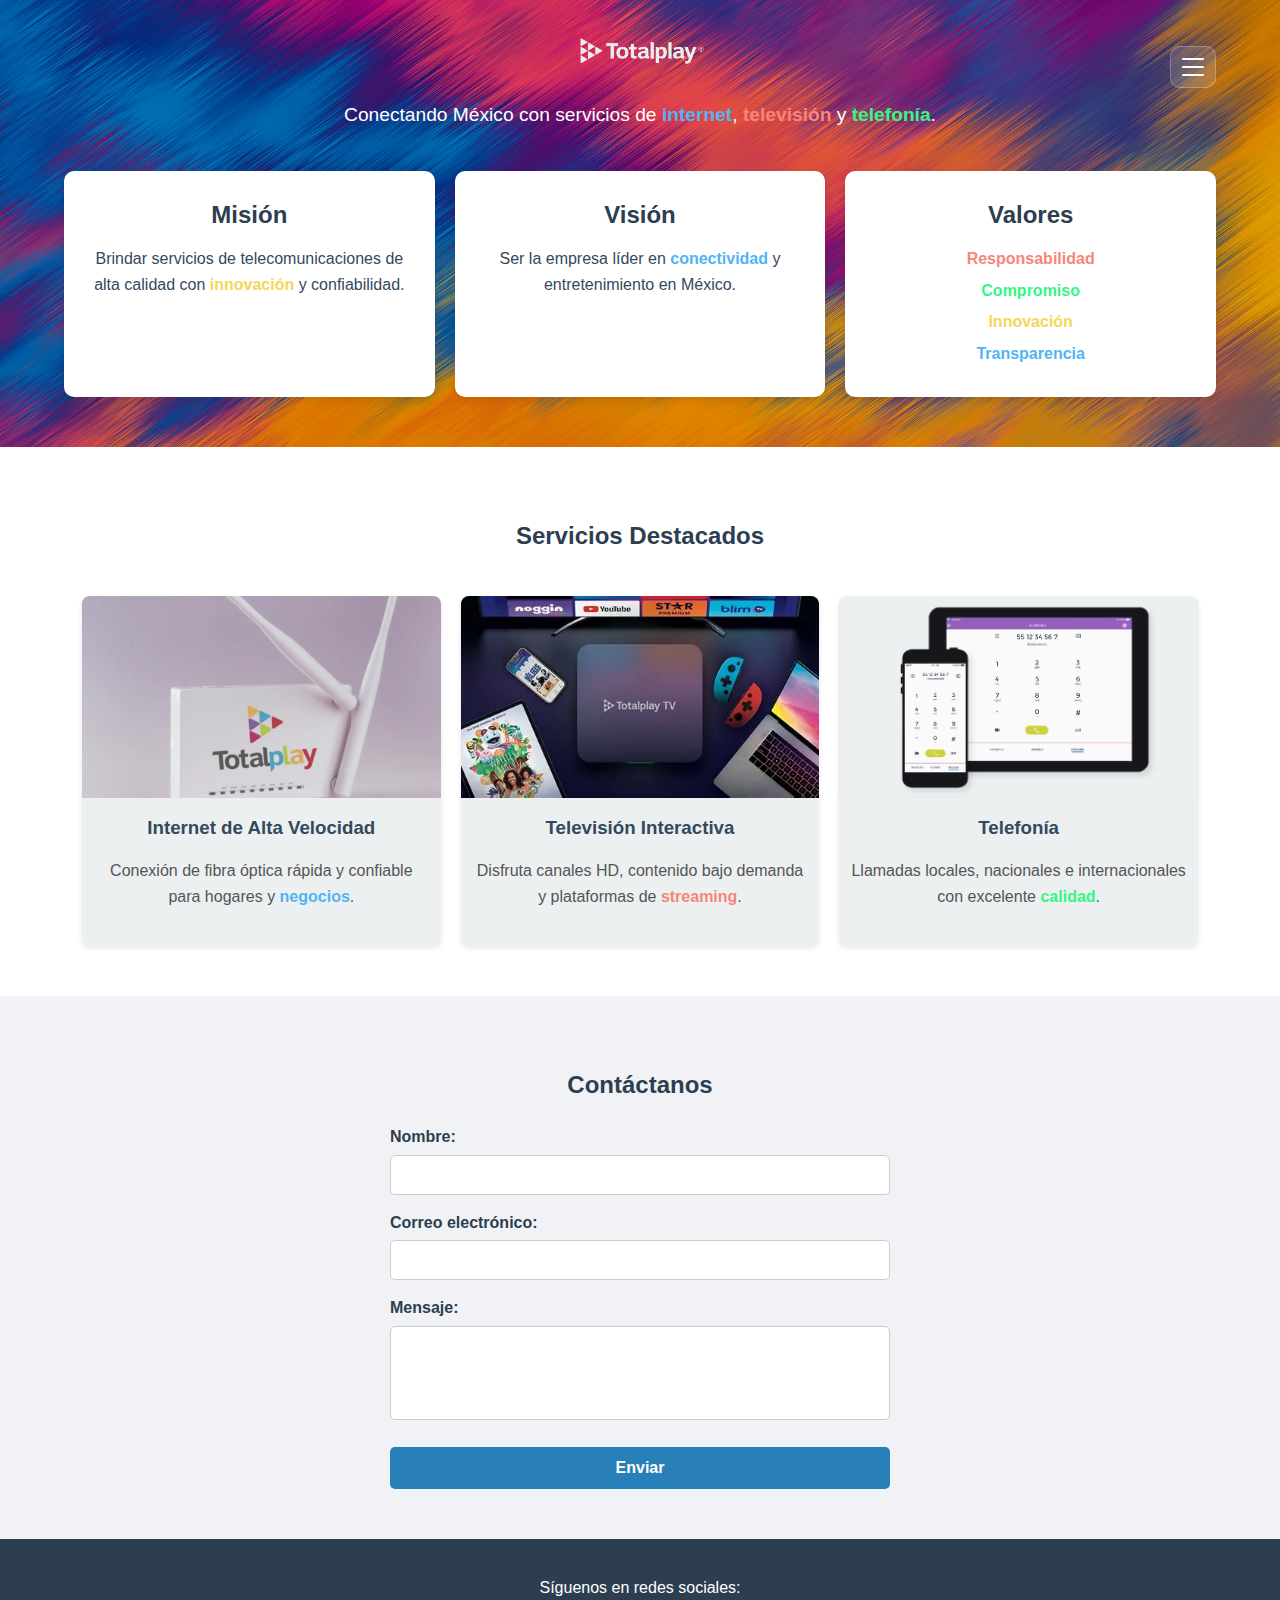
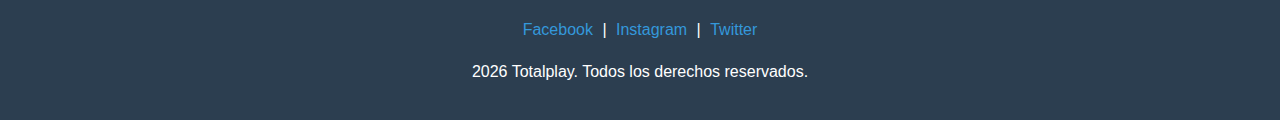
<file: index.html>
<!DOCTYPE html>
<html lang="es">
<head>
    <meta charset="UTF-8">
    <meta name="viewport" content="width=device-width, initial-scale=1.0">
    <title>Totalplay</title>
    <link rel="stylesheet" href="styles.css">
    <link rel="icon" type="image/png" href="icono.png">
</head>
<body>

    <header id="encabezado">
        <div class="container">

            <div class="topbar">
                <a href="index.html" class="brand" aria-label="Ir al inicio">
                    <img src="logo.png" alt="Logo de Totalplay" class="logo">
                </a>

                <input type="checkbox" id="nav-toggle" class="nav-toggle" aria-hidden="true">
                <label for="nav-toggle" class="hamburger" aria-label="Abrir menú" role="button" tabindex="0">
                    <span></span>
                    <span></span>
                    <span></span>
                </label>

                <nav class="nav" aria-label="Navegación principal">
                    <ul class="nav-links">
                        <li><a href="index.html" aria-current="page">Inicio</a></li>
                        <li><a href="tareas.html">Tareas</a></li>
                    </ul>
                </nav>
            </div>

            <p class="hero-text">
                Conectando México con servicios de
                <span class="azul">internet</span>,
                <span class="rojo">televisión</span> y
                <span class="verde">telefonía</span>.
            </p>

            <div class="misiones-cuadros">
                <div class="cuadro">
                    <h2>Misión</h2>
                    <p>Brindar servicios de telecomunicaciones de alta calidad con <span class="amarillo">innovación</span> y confiabilidad.</p>
                </div>

                <div class="cuadro">
                    <h2>Visión</h2>
                    <p>Ser la empresa líder en <span class="azul">conectividad</span> y entretenimiento en México.</p>
                </div>

                <div class="cuadro">
                    <h2>Valores</h2>
                    <ul>
                        <li><span class="rojo">Responsabilidad</span></li>
                        <li><span class="verde">Compromiso</span></li>
                        <li><span class="amarillo">Innovación</span></li>
                        <li><span class="azul">Transparencia</span></li>
                    </ul>
                </div>
            </div>

        </div>
    </header>

    <section id="servicios" aria-labelledby="titulo-servicios">
        <div class="container">
            <h2 id="titulo-servicios">Servicios Destacados</h2>

            <div class="cards">
                <article class="card">
                    <img src="internet.webp" alt="Servicio de Internet Totalplay" loading="lazy">
                    <h3>Internet de Alta Velocidad</h3>
                    <p>Conexión de fibra óptica rápida y confiable para hogares y <span class="azul">negocios</span>.</p>
                </article>

                <article class="card">
                    <img src="tv.webp" alt="Servicio de Televisión Totalplay" loading="lazy">
                    <h3>Televisión Interactiva</h3>
                    <p>Disfruta canales HD, contenido bajo demanda y plataformas de <span class="rojo">streaming</span>.</p>
                </article>

                <article class="card">
                    <img src="telefonia.webp" alt="Servicio de Telefonía Totalplay" loading="lazy">
                    <h3>Telefonía</h3>
                    <p>Llamadas locales, nacionales e internacionales con excelente <span class="verde">calidad</span>.</p>
                </article>
            </div>
        </div>
    </section>

    <section id="contacto" aria-labelledby="titulo-contacto">
        <div class="container">
            <h2 id="titulo-contacto">Contáctanos</h2>

            <div id="mensaje-form" class="message" role="status" aria-live="polite"></div>

            <form id="form-contacto" novalidate>
                <label for="nombre">Nombre:</label>
                <input type="text" id="nombre" name="nombre" autocomplete="name" required>

                <label for="correo">Correo electrónico:</label>
                <input type="email" id="correo" name="correo" autocomplete="email" required>

                <label for="mensaje-contacto">Mensaje:</label>
                <textarea id="mensaje-contacto" name="mensaje" rows="4" required></textarea>

                <button type="submit" id="btn-enviar">Enviar</button>
            </form>
        </div>
    </section>

    <footer>
        <div class="container">
            <p>Síguenos en redes sociales:</p>

            <a href="https://www.facebook.com/Totalplay/" target="_blank" rel="noopener noreferrer">Facebook</a> |
            <a href="https://www.instagram.com/totalplaymx/" target="_blank" rel="noopener noreferrer">Instagram</a> |
            <a href="https://x.com/totalplaymx" target="_blank" rel="noopener noreferrer">Twitter</a>

            <p>2026 Totalplay. Todos los derechos reservados.</p>
        </div>
    </footer>

    <script src="main.js" defer></script>
    <script src="tareas.js" defer></script>
</body>
</html>
</file>
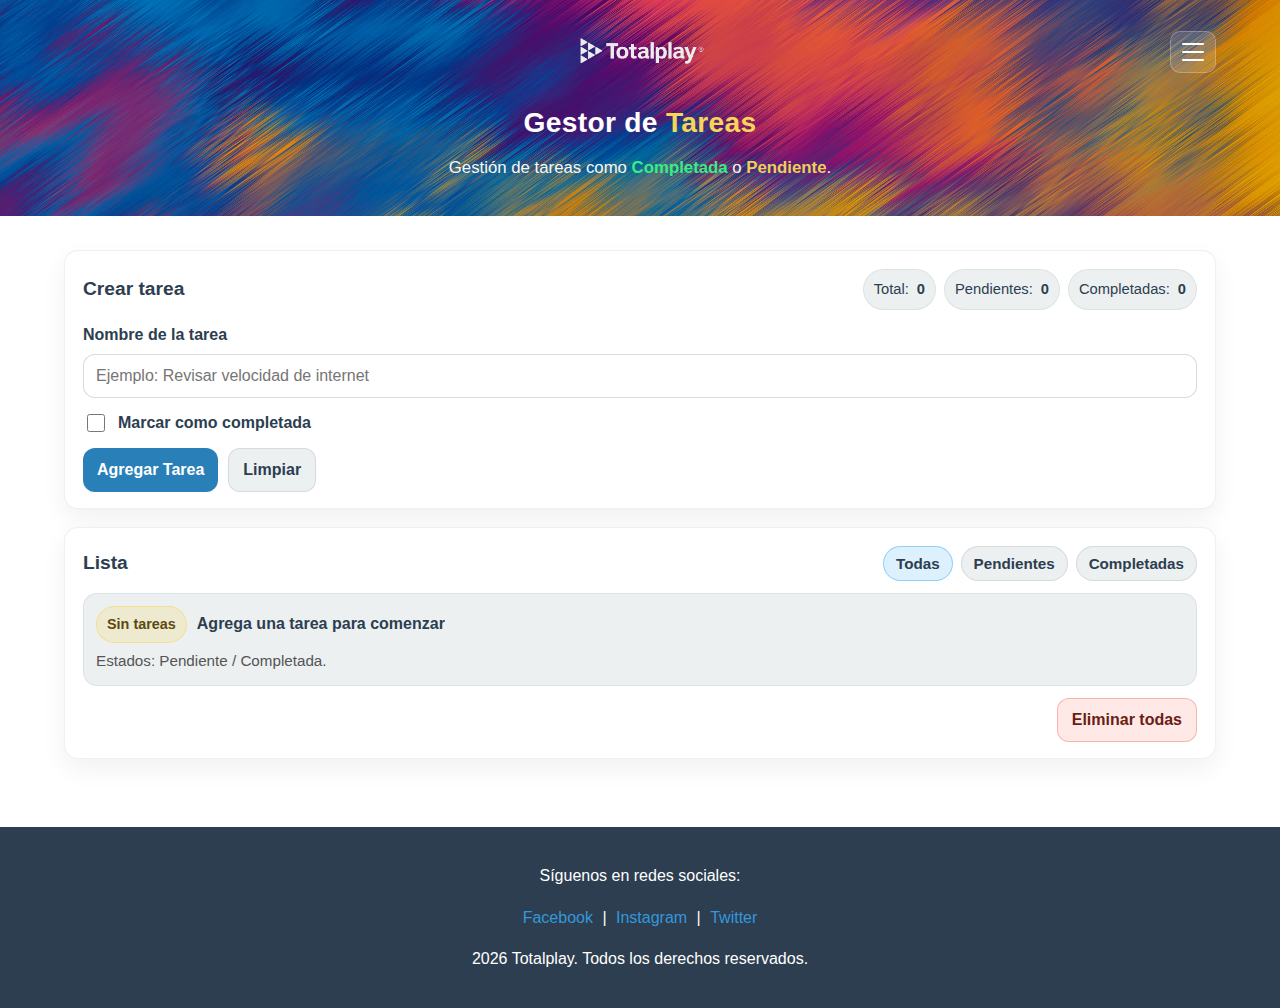
<file: tareas.html>
<!DOCTYPE html>
<html lang="es">
<head>
    <meta charset="UTF-8">
    <meta name="viewport" content="width=device-width, initial-scale=1.0">
    <title>Totalplay</title>
    <link rel="stylesheet" href="tareas.css">
    <link rel="icon" type="image/png" href="icono.png">
</head>
<body>

    <header class="page-header">
        <div class="container">

            <div class="topbar">
                <a href="index.html" class="brand">
                    <img src="logo.png" alt="Logo de Totalplay" class="logo">
                </a>

                <input type="checkbox" id="nav-toggle" class="nav-toggle">

                <label for="nav-toggle" class="hamburger" aria-label="Abrir menú" tabindex="0">
                    <span></span>
                    <span></span>
                    <span></span>
                </label>

                <nav class="nav" aria-label="Menú principal">
                    <ul class="nav-links">
                        <li><a href="index.html">Inicio</a></li>
                        <li><a href="tareas.html" aria-current="page">Tareas</a></li>
                    </ul>
                </nav>
            </div>

            <div class="header-content">
                <h1 class="page-title">Gestor de <span class="amarillo">Tareas</span></h1>
                <p class="hero-text">Gestión de tareas como <span class="verde">Completada</span> o <span class="amarillo">Pendiente</span>.</p>
            </div>

        </div>
    </header>

    <main class="page-main">
        <div class="container">

            <section class="panel">
                <div class="panel-head">
                    <h2>Crear tarea</h2>
                    <div class="stats" aria-live="polite">
                        <span class="pill">Total: <strong id="stat-total">0</strong></span>
                        <span class="pill">Pendientes: <strong id="stat-pend">0</strong></span>
                        <span class="pill">Completadas: <strong id="stat-done">0</strong></span>
                    </div>
                </div>

                <div id="mensaje" class="message" role="status" aria-live="polite"></div>

                <form id="form-tarea" class="task-form" autocomplete="off">
                    <div class="field">
                        <label for="nombre-tarea">Nombre de la tarea</label>
                        <input type="text" id="nombre-tarea" name="nombre-tarea" placeholder="Ejemplo: Revisar velocidad de internet" required>
                    </div>

                    <div class="field-inline">
                        <label class="check">
                            <input type="checkbox" id="tarea-completa">
                            <span>Marcar como completada</span>
                        </label>
                    </div>

                    <!-- CAMPO DE FECHA (OCULTO) -->
                    <input type="hidden" id="fecha-tarea" name="fecha-tarea">

                    <div class="actions">
                        <button type="submit" class="btn primary" id="btn-agregar">Agregar Tarea</button>
                        <button type="button" class="btn ghost" id="btn-limpiar">Limpiar</button>
                    </div>
                </form>
            </section>

            <section class="panel">
                <div class="panel-head">
                    <h2>Lista</h2>

                    <div class="filters">
                        <button type="button" class="chip is-active" data-filter="todas">Todas</button>
                        <button type="button" class="chip" data-filter="pendientes">Pendientes</button>
                        <button type="button" class="chip" data-filter="completadas">Completadas</button>
                    </div>
                </div>

                <ul id="lista-tareas" class="task-list" aria-live="polite"></ul>

                <div class="list-footer">
                    <button type="button" class="btn danger" id="btn-borrar-todo">Eliminar todas</button>
                </div>
            </section>

        </div>
    </main>

    <footer>
        <div class="container">
            <p>Síguenos en redes sociales:</p>

            <a href="https://www.facebook.com/Totalplay/" target="_blank" rel="noopener noreferrer">Facebook</a> |
            <a href="https://www.instagram.com/totalplaymx/" target="_blank" rel="noopener noreferrer">Instagram</a> |
            <a href="https://x.com/totalplaymx" target="_blank" rel="noopener noreferrer">Twitter</a>

            <p>2026 Totalplay. Todos los derechos reservados.</p>
        </div>
    </footer>

    <script src="tareas.js"></script>
</body>
</html>
</file>
<file: styles.css>
body {
    font-family: 'Arial', sans-serif;
    margin: 0;
    padding: 0;
    line-height: 1.6;
    color: #333;
    background-color: #f7f7f7;
}

* { box-sizing: border-box; }

img {
    max-width: 100%;
    height: auto;
    display: block;
}

.container {
    width: 90%;
    max-width: 1200px;
    margin: auto;
}

.azul { color: #53b3f4; font-weight: bold; }
.rojo { color: #f7867a; font-weight: bold; }
.verde { color: #36f586; font-weight: bold; }
.amarillo { color: #f5d659; font-weight: bold; }

#encabezado {
    background-image: url("fondo.png");
    background-size: cover;
    background-position: center;
    background-repeat: no-repeat;
    color: #fff;
    text-align: center;
    padding: 22px 0 50px;
    position: relative;
}

.topbar {
    position: relative;
    min-height: 60px;
    display: flex;
    align-items: center;
    justify-content: center;
}

.brand {
    display: inline-flex;
    align-items: center;
    justify-content: center;
    text-decoration: none;
    position: relative;
    z-index: 2;
}

.logo {
    max-width: 160px;
    height: auto;
    display: block;
}

.hero-text {
    font-size: 1.2em;
    margin: 18px 0 0;
    padding: 0 8px;
}

.nav-toggle {
    position: absolute;
    left: -9999px;
}

.hamburger {
    width: 46px;
    height: 42px;
    display: inline-flex;
    align-items: center;
    justify-content: center;
    gap: 6px;
    flex-direction: column;
    cursor: pointer;
    border-radius: 10px;
    background: rgba(255,255,255,0.12);
    border: 1px solid rgba(255,255,255,0.25);
    user-select: none;
    position: absolute;
    right: 0;
    top: 50%;
    transform: translateY(-50%);
    z-index: 4;
    outline: none;
}

.hamburger span {
    width: 22px;
    height: 2px;
    background: #ffffff;
    display: block;
    border-radius: 2px;
}

.hamburger:focus {
    outline: 3px solid rgba(83, 179, 244, 0.55);
    outline-offset: 2px;
}

.nav {
    position: absolute;
    right: 0;
    top: 50%;
    transform: translateY(-50%);
    z-index: 3;
}

.nav-links {
    list-style: none;
    padding: 10px;
    margin: 0;
    display: none;
    position: absolute;
    right: 0;
    top: calc(100% + 10px);
    min-width: 210px;
    max-width: min(92vw, 260px);
    background: rgba(44, 62, 80, 0.96);
    border: 1px solid rgba(255,255,255,0.18);
    border-radius: 12px;
    box-shadow: 0 10px 28px rgba(0,0,0,0.25);
    text-align: left;
    z-index: 50;
}

.nav-links li { margin: 0; }

.nav-links a {
    display: block;
    padding: 12px 12px;
    color: #ffffff;
    text-decoration: none;
    font-weight: bold;
    border-radius: 10px;
    outline: none;
}

.nav-links a:hover,
.nav-links a:focus {
    background: rgba(255,255,255,0.12);
    outline: 3px solid rgba(83, 179, 244, 0.35);
    outline-offset: 2px;
}

.nav-links a[aria-current="page"] {
    background: rgba(255,255,255,0.14);
}

.nav-toggle:checked ~ .nav .nav-links {
    display: block;
}

/* =========================
   MISIÓN / VISIÓN / VALORES
   (GRID = no se cortan)
   ========================= */
.misiones-cuadros {
    display: grid;
    grid-template-columns: repeat(auto-fit, minmax(240px, 1fr));
    gap: 20px;
    margin-top: 40px;
    align-items: stretch;
}

.cuadro {
    background-color: #ffffff;
    color: #2c3e50;
    border-radius: 10px;
    padding: 25px;
    box-shadow: 0 4px 8px rgba(0,0,0,0.1);
    text-align: center;
    min-width: 0;
}

.cuadro h2 {
    margin: 0 0 12px;
    font-size: 1.5em;
}

.cuadro p,
.cuadro ul {
    color: #34495e;
    font-size: 1em;
    margin: 0;
    padding: 0;
}

.cuadro ul {
    list-style: none;
    padding-left: 0;
    margin-top: 10px;
}

.cuadro li {
    margin-bottom: 6px;
    overflow-wrap: anywhere;
}

/* =========================
   SERVICIOS (CARDS)
   (GRID = no se cortan)
   ========================= */
#servicios {
    padding: 50px 20px;
    background-color: #fff;
}

#servicios h2 {
    text-align: center;
    margin-bottom: 40px;
    color: #2c3e50;
}

.cards {
    display: grid;
    grid-template-columns: repeat(auto-fit, minmax(260px, 1fr));
    gap: 20px;
    justify-items: center;
}

.card {
    background-color: #ecf0f1;
    border-radius: 8px;
    overflow: hidden;
    box-shadow: 0 2px 5px rgba(0,0,0,0.1);
    width: 100%;
    max-width: 380px;
    text-align: center;
    padding-bottom: 20px;
    transition: transform 0.2s;
    min-width: 0;
}

.card:hover {
    transform: translateY(-5px);
}

/* Evita “corte” raro en móvil: sin altura fija dura */
.card img {
    width: 100%;
    aspect-ratio: 16 / 9;
    object-fit: cover;
}

.card h3 {
    margin: 15px 0 0;
    color: #34495e;
    padding: 0 12px;
}

.card p {
    padding: 0 12px;
    color: #555;
    overflow-wrap: anywhere;
}

/* =========================
   CONTACTO
   ========================= */
#contacto {
    padding: 50px 20px;
    background-color: #f1f2f6;
}

#contacto h2 {
    text-align: center;
    margin-bottom: 20px;
    color: #2c3e50;
}

.message {
    display: none;
    margin: 10px auto 14px;
    max-width: 500px;
    border-radius: 12px;
    padding: 12px 12px;
    font-weight: bold;
    word-break: break-word;
}

.message.is-error {
    display: block;
    background: rgba(247, 134, 122, 0.22);
    border: 1px solid rgba(247, 134, 122, 0.55);
    color: #6b1c13;
}

.message.is-ok {
    display: block;
    background: rgba(54, 245, 134, 0.20);
    border: 1px solid rgba(54, 245, 134, 0.55);
    color: #114a2a;
}

form {
    max-width: 500px;
    margin: auto;
}

label {
    display: block;
    margin-top: 15px;
    font-weight: bold;
    color: #2c3e50;
}

input,
textarea {
    width: 100%;
    padding: 10px;
    margin-top: 5px;
    border: 1px solid #ccc;
    border-radius: 5px;
    resize: none;
    font-family: inherit;
    font-size: 1rem;
    outline: none;
    min-width: 0;
}

input:focus,
textarea:focus {
    border-color: rgba(41, 128, 185, 0.75);
    box-shadow: 0 0 0 4px rgba(41, 128, 185, 0.14);
}

button {
    margin-top: 20px;
    padding: 12px;
    width: 100%;
    background-color: #2980b9;
    color: white;
    border: none;
    border-radius: 5px;
    font-size: 1em;
    cursor: pointer;
    font-weight: bold;
    transition: opacity 0.12s, transform 0.12s;
}

button:hover { opacity: 0.95; }
button:active { transform: translateY(1px); }
button:disabled { opacity: 0.6; cursor: not-allowed; }

/* =========================
   FOOTER
   ========================= */
footer {
    background-color: #2c3e50;
    color: #fff;
    text-align: center;
    padding: 20px 0;
}

footer a {
    color: #3498db;
    text-decoration: none;
    margin: 0 5px;
}

footer a:hover {
    text-decoration: underline;
}

/* =========================
   RESPONSIVE EXTRA
   ========================= */
@media (max-width: 900px) {
    .logo { max-width: 140px; }
    .nav-links { min-width: 200px; }
}

@media (max-width: 480px) {
    .container { width: 92%; }
    .hero-text { font-size: 1.05em; }
    .cuadro { padding: 18px; }
    .card img { aspect-ratio: 4 / 3; object-fit: contain; background: rgba(255,255,255,0.6); }
}
</file>
<file: tareas.css>
body {
    font-family: 'Arial', sans-serif;
    margin: 0;
    padding: 0;
    line-height: 1.6;
    color: #333;
    background-color: #f7f7f7;
}

* {
    box-sizing: border-box;
}

.container {
    width: 90%;
    max-width: 1200px;
    margin: auto;
}

.azul { color: #53b3f4; font-weight: bold; }
.rojo { color: #f7867a; font-weight: bold; }
.verde { color: #36f586; font-weight: bold; }
.amarillo { color: #f5d659; font-weight: bold; }

.page-header {
    background-image: url("fondo.png");
    background-size: cover;
    background-position: center;
    background-repeat: no-repeat;
    color: #fff;
    padding: 22px 0 34px;
    position: relative;
}

.topbar {
    position: relative;
    min-height: 60px;
    display: flex;
    align-items: center;
    justify-content: center;
}

.brand {
    display: inline-flex;
    align-items: center;
    justify-content: center;
    text-decoration: none;
    position: relative;
    z-index: 2;
}

.logo {
    max-width: 160px;
    height: auto;
    display: block;
}

.nav-toggle {
    position: absolute;
    left: -9999px;
}

.nav {
    position: absolute;
    right: 0;
    top: 50%;
    transform: translateY(-50%);
    display: flex;
    align-items: center;
    justify-content: flex-end;
    z-index: 3;
}

.hamburger {
    width: 46px;
    height: 42px;
    display: inline-flex;
    align-items: center;
    justify-content: center;
    gap: 6px;
    flex-direction: column;
    cursor: pointer;
    border-radius: 10px;
    background: rgba(255,255,255,0.12);
    border: 1px solid rgba(255,255,255,0.25);
    user-select: none;
    position: absolute;
    right: 0;
    top: 50%;
    transform: translateY(-50%);
    z-index: 4;
}

.hamburger span {
    width: 22px;
    height: 2px;
    background: #ffffff;
    display: block;
    border-radius: 2px;
}

.nav-links {
    list-style: none;
    padding: 10px;
    margin: 0;
    display: none;
    position: absolute;
    right: 0;
    top: calc(100% + 10px);
    min-width: 210px;
    max-width: min(92vw, 260px);
    background: rgba(44, 62, 80, 0.96);
    border: 1px solid rgba(255,255,255,0.18);
    border-radius: 12px;
    box-shadow: 0 10px 28px rgba(0,0,0,0.25);
    text-align: left;
    z-index: 50;
}

.nav-links li {
    margin: 0;
}

.nav-links a {
    display: block;
    padding: 12px 12px;
    color: #ffffff;
    text-decoration: none;
    font-weight: bold;
    border-radius: 10px;
    outline: none;
}

.nav-links a:hover,
.nav-links a:focus {
    background: rgba(255,255,255,0.12);
}

.nav-links a[aria-current="page"] {
    background: rgba(255,255,255,0.14);
}

.nav-toggle:checked ~ .hamburger + .nav .nav-links {
    display: block;
}

.header-content {
    margin-top: 18px;
    text-align: center;
}

.page-title {
    margin: 0;
    font-size: clamp(1.55rem, 2.2vw, 2.1rem);
    letter-spacing: 0.3px;
    padding: 0 8px;
}

.hero-text {
    margin: 10px auto 0;
    max-width: 820px;
    font-size: 1.05em;
    opacity: 0.96;
    padding: 0 8px;
}

.page-main {
    padding: 34px 0 50px;
    background: #ffffff;
}

.panel {
    background: #ffffff;
    border-radius: 14px;
    border: 1px solid rgba(44, 62, 80, 0.08);
    box-shadow: 0 10px 26px rgba(0,0,0,0.06);
    padding: 18px 18px 16px;
    margin: 0 0 18px;
}

.panel-head {
    display: flex;
    align-items: center;
    justify-content: space-between;
    gap: 12px;
    flex-wrap: wrap;
    margin-bottom: 12px;
}

.panel h2 {
    margin: 0;
    color: #2c3e50;
    font-size: 1.2rem;
}

.stats {
    display: flex;
    gap: 8px;
    flex-wrap: wrap;
    justify-content: flex-end;
}

.pill {
    display: inline-flex;
    align-items: center;
    gap: 8px;
    padding: 8px 10px;
    border-radius: 999px;
    background: #ecf0f1;
    color: #2c3e50;
    border: 1px solid rgba(44, 62, 80, 0.08);
    font-size: 0.92rem;
}

.message {
    display: none;
    margin: 10px 0 14px;
    border-radius: 12px;
    padding: 12px 12px;
    font-weight: bold;
    word-break: break-word;
}

.message.is-error {
    display: block;
    background: rgba(247, 134, 122, 0.22);
    border: 1px solid rgba(247, 134, 122, 0.55);
    color: #6b1c13;
}

.message.is-ok {
    display: block;
    background: rgba(54, 245, 134, 0.20);
    border: 1px solid rgba(54, 245, 134, 0.55);
    color: #114a2a;
}

.task-form {
    display: grid;
    gap: 12px;
}

.field label {
    display: block;
    margin-bottom: 6px;
    font-weight: bold;
    color: #2c3e50;
}

.field input {
    width: 100%;
    padding: 12px 12px;
    border: 1px solid rgba(44, 62, 80, 0.18);
    border-radius: 12px;
    outline: none;
    font-size: 1rem;
    background: #ffffff;
}

.field input:focus {
    border-color: rgba(41, 128, 185, 0.75);
    box-shadow: 0 0 0 4px rgba(41, 128, 185, 0.14);
}

.field-inline {
    display: flex;
    align-items: center;
    justify-content: flex-start;
}

.check {
    display: inline-flex;
    align-items: center;
    gap: 10px;
    cursor: pointer;
    user-select: none;
    color: #2c3e50;
    font-weight: bold;
}

.check input {
    width: 18px;
    height: 18px;
}

.actions {
    display: flex;
    gap: 10px;
    flex-wrap: wrap;
}

.btn {
    border: none;
    border-radius: 12px;
    padding: 12px 14px;
    font-size: 1rem;
    cursor: pointer;
    font-weight: bold;
    transition: transform 0.12s, opacity 0.12s;
}

.btn:active {
    transform: translateY(1px);
}

.btn.primary {
    background-color: #2980b9;
    color: #ffffff;
}

.btn.primary:hover {
    opacity: 0.92;
}

.btn.ghost {
    background: #ecf0f1;
    color: #2c3e50;
    border: 1px solid rgba(44, 62, 80, 0.12);
}

.btn.ghost:hover {
    opacity: 0.95;
}

.btn.danger {
    background: rgba(247, 134, 122, 0.18);
    color: #6b1c13;
    border: 1px solid rgba(247, 134, 122, 0.55);
}

.btn.danger:hover {
    opacity: 0.95;
}

.filters {
    display: flex;
    gap: 8px;
    flex-wrap: wrap;
    justify-content: flex-end;
}

.chip {
    background: #ecf0f1;
    border: 1px solid rgba(44, 62, 80, 0.12);
    color: #2c3e50;
    padding: 8px 12px;
    border-radius: 999px;
    cursor: pointer;
    font-weight: bold;
    font-size: 0.95rem;
}

.chip:hover {
    opacity: 0.95;
}

.chip.is-active {
    background: rgba(83, 179, 244, 0.20);
    border-color: rgba(83, 179, 244, 0.55);
}

.task-list {
    list-style: none;
    padding: 0;
    margin: 0;
    display: grid;
    gap: 10px;
}

.task-item {
    background: #ecf0f1;
    border-radius: 14px;
    border: 1px solid rgba(44, 62, 80, 0.08);
    padding: 12px;
    display: flex;
    align-items: center;
    justify-content: space-between;
    gap: 12px;
}

.task-left {
    display: grid;
    gap: 6px;
    min-width: 0;
    flex: 1 1 auto;
}

.task-topline {
    display: flex;
    align-items: center;
    gap: 10px;
    flex-wrap: wrap;
    min-width: 0;
}

.badge {
    display: inline-flex;
    align-items: center;
    padding: 6px 10px;
    border-radius: 999px;
    font-weight: bold;
    font-size: 0.9rem;
    border: 1px solid rgba(44, 62, 80, 0.12);
    background: rgba(255,255,255,0.6);
    color: #2c3e50;
    flex: 0 0 auto;
}

.badge.done {
    background: rgba(54, 245, 134, 0.20);
    border-color: rgba(54, 245, 134, 0.55);
    color: #114a2a;
}

.badge.todo {
    background: rgba(245, 214, 89, 0.22);
    border-color: rgba(245, 214, 89, 0.55);
    color: #5a4a12;
}

.task-name {
    font-weight: bold;
    color: #2c3e50;
    overflow: hidden;
    text-overflow: ellipsis;
    white-space: nowrap;
    max-width: 100%;
    min-width: 0;
}

.task-name.is-done {
    text-decoration: line-through;
    opacity: 0.75;
}

.task-meta {
    display: flex;
    gap: 8px;
    flex-wrap: wrap;
    align-items: center;
    color: #555;
    font-size: 0.95rem;
}

.task-actions {
    display: flex;
    gap: 8px;
    flex-wrap: wrap;
    justify-content: flex-end;
    flex: 0 0 auto;
}

.icon-btn {
    border: 1px solid rgba(44, 62, 80, 0.12);
    background: rgba(255,255,255,0.7);
    color: #2c3e50;
    padding: 10px 12px;
    border-radius: 12px;
    cursor: pointer;
    font-weight: bold;
    white-space: nowrap;
}

.icon-btn:hover {
    opacity: 0.95;
}

.icon-btn.primary {
    border-color: rgba(41, 128, 185, 0.40);
    background: rgba(41, 128, 185, 0.12);
}

.icon-btn.danger {
    border-color: rgba(247, 134, 122, 0.55);
    background: rgba(247, 134, 122, 0.14);
    color: #6b1c13;
}

.edit-row {
    display: flex;
    gap: 10px;
    align-items: center;
    margin-top: 8px;
    flex-wrap: wrap;
}

.edit-row input {
    flex: 1 1 260px;
    width: 100%;
    padding: 10px 12px;
    border: 1px solid rgba(44, 62, 80, 0.18);
    border-radius: 12px;
    outline: none;
    font-size: 1rem;
    background: #ffffff;
}

.edit-row input:focus {
    border-color: rgba(41, 128, 185, 0.75);
    box-shadow: 0 0 0 4px rgba(41, 128, 185, 0.14);
}

.list-footer {
    display: flex;
    justify-content: flex-end;
    margin-top: 12px;
}

footer {
    background-color: #2c3e50;
    color: #fff;
    text-align: center;
    padding: 20px 0;
}

footer a {
    color: #3498db;
    text-decoration: none;
    margin: 0 5px;
}

footer a:hover {
    text-decoration: underline;
}

@media (max-width: 900px) {
    .logo {
        max-width: 140px;
    }

    .panel {
        padding: 16px 14px 14px;
    }

    .filters {
        justify-content: flex-start;
    }

    .task-item {
        flex-direction: column;
        align-items: stretch;
    }

    .task-actions {
        justify-content: stretch;
    }

    .btn, .icon-btn {
        width: 100%;
    }

    .list-footer {
        justify-content: stretch;
    }
}
</file>
